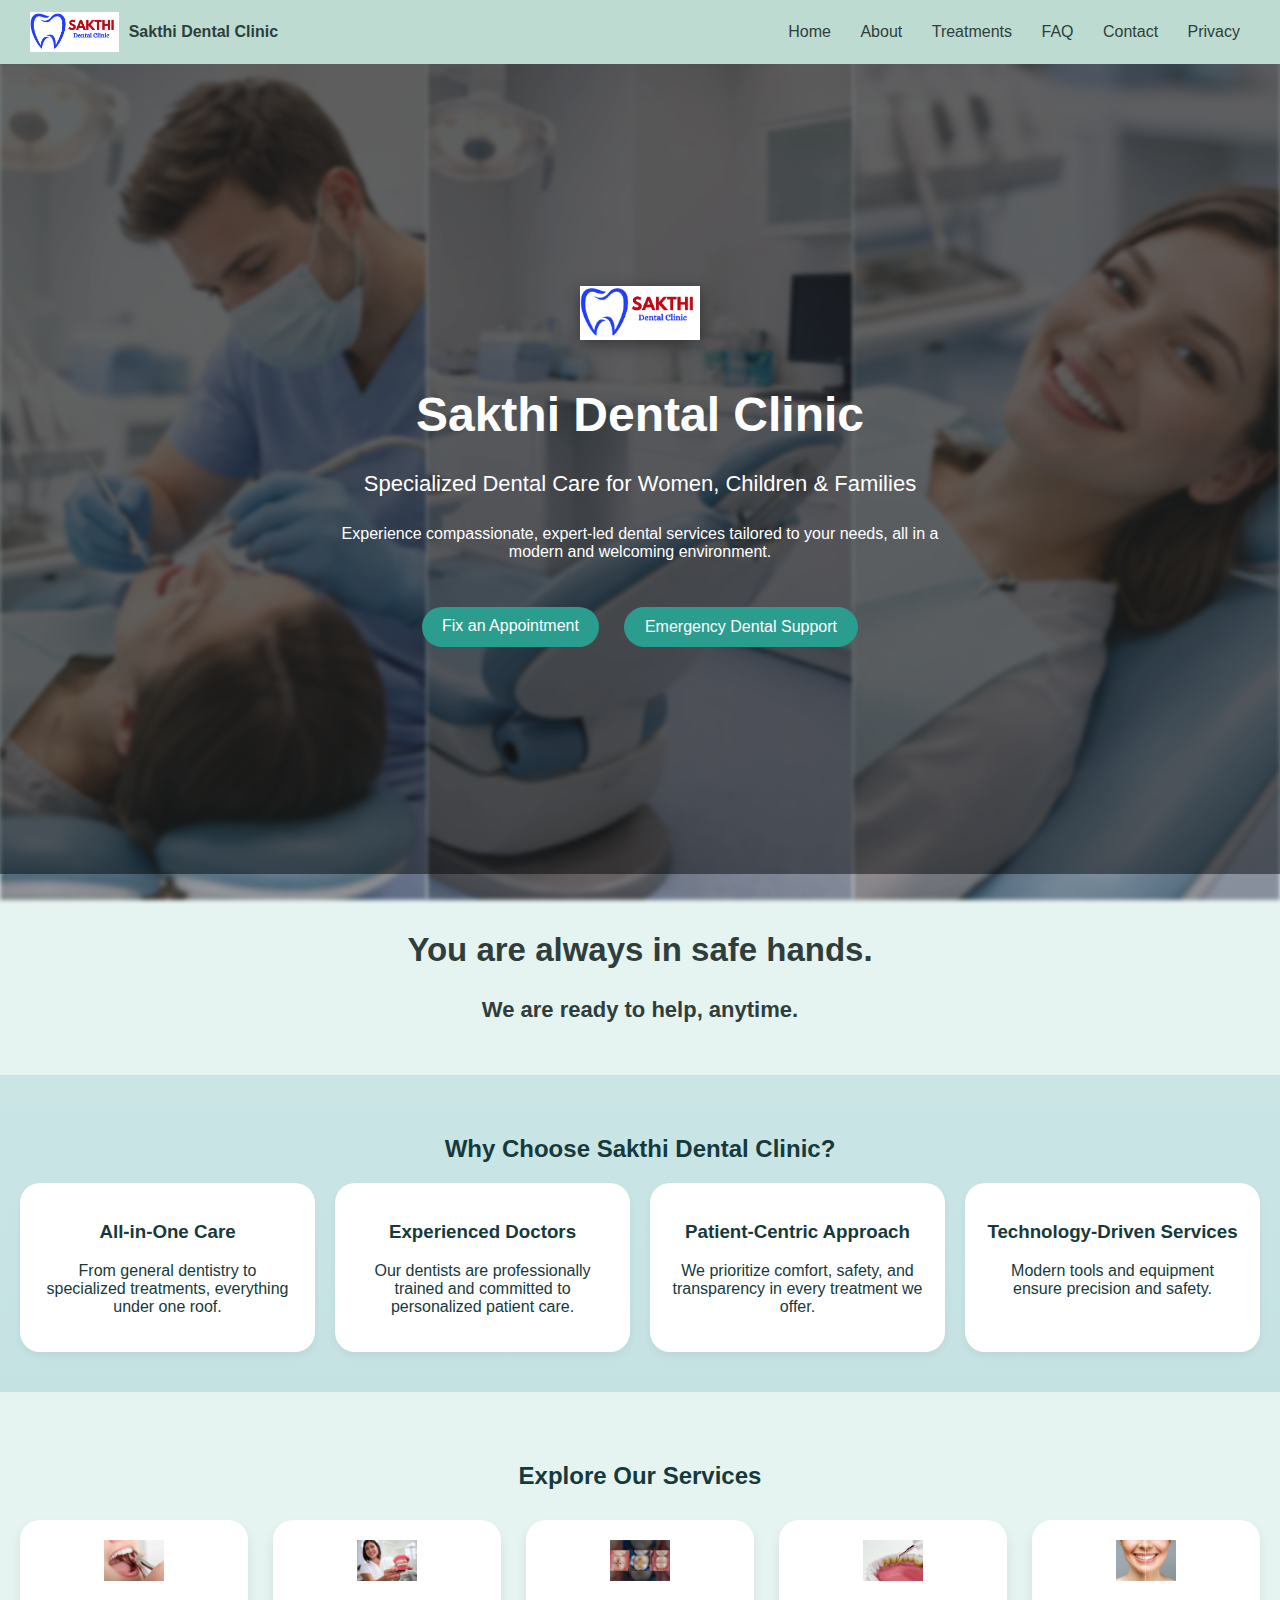
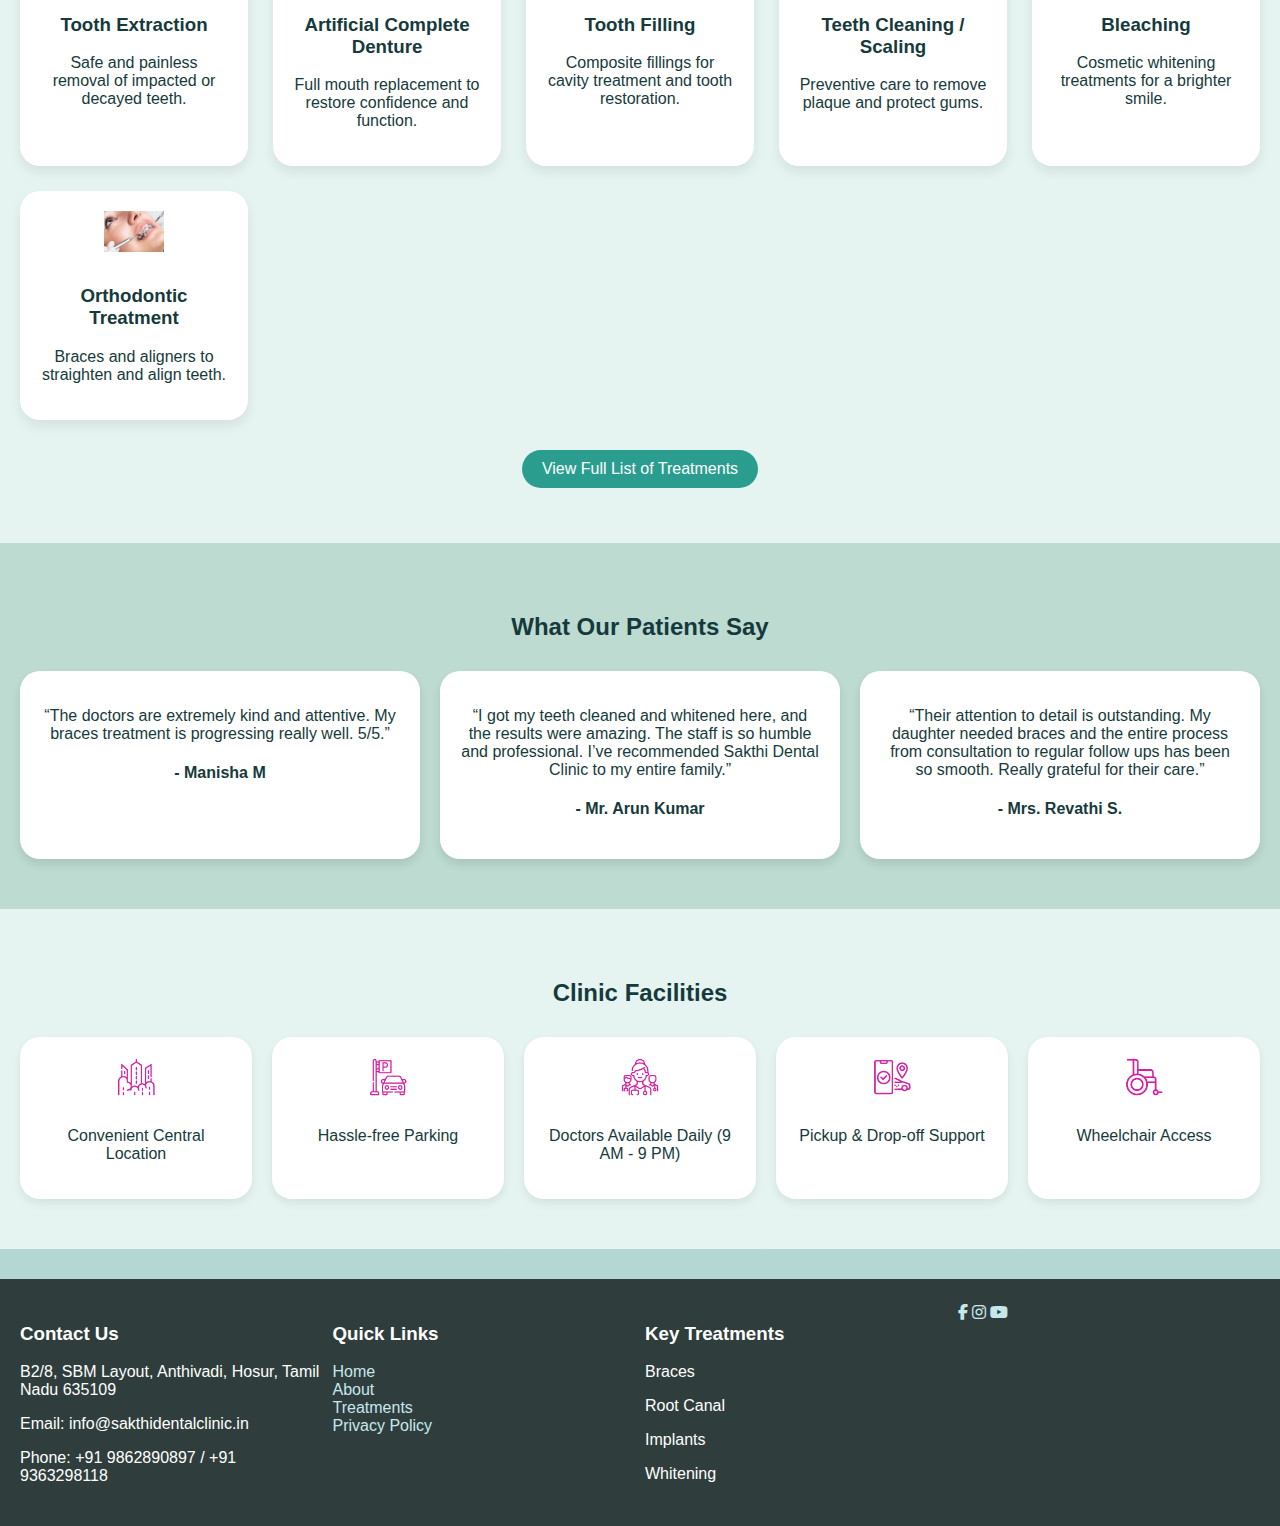
<file: index.html>
<!DOCTYPE html>
<html lang="en">
<head>
  <meta charset="UTF-8">
  <title>Sakthi Dental Clinic</title>
  <link rel="stylesheet" href="css/style.css">
  <meta name="viewport" content="width=device-width, initial-scale=1.0">
  <link rel="stylesheet" href="https://cdnjs.cloudflare.com/ajax/libs/font-awesome/6.5.1/css/all.min.css">

</head>
<body>
<nav class="navbar">
  <div class="nav-left">
    <img src="SDC Logo.png" class="nav-logo">
    <span class="nav-title">Sakthi Dental Clinic</span>
  </div>

  <div class="nav-links">
    <a href="index.html">Home</a>
    <a href="about.html">About</a>
    <a href="treatments.html">Treatments</a>
    <a href="faq.html">FAQ</a>
    <a href="contact.html">Contact</a>
    <a href="privacy.html">Privacy</a>
  </div>

</nav>

<div class="hero-background">
  <img src="doctor.jpeg" class="bg-img img1">
  <img src="interior.jpeg" class="bg-img img2">
  <img src="patient.jpeg" class="bg-img img3">
</div>


<section class="hero">

  <div class="hero-bg"></div>
  <div class="hero-overlay"></div>

  <div class="hero-content">

<img src="SDC Logo.png" alt="Sakthi Dental Clinic Logo" class="hero-logo">

    <h1>Sakthi Dental Clinic</h1>

    <h2>
      Specialized Dental Care for Women, Children & Families
    </h2>

    <p class="hero-text">
      Experience compassionate, expert-led dental services tailored to your needs,
      all in a modern and welcoming environment.
    </p>

    <div class="hero-buttons">
      <a href="contact.html" class="btn primary">Fix an Appointment</a>
      <a href="contact.html" class="btn secondary">Emergency Dental Support</a>
    </div>
  </div>

</section>


<section class="assurance">
    <h2>You are always in safe hands.</h2>
    <p>We are ready to help, anytime.</p>
</section>

<section class="why-choose">
  <h2>Why Choose Sakthi Dental Clinic?</h2>

  <div class="features">
    <div class="feature-card">
      <h3>All-in-One Care</h3>
      <p>From general dentistry to specialized treatments, everything under one roof.</p>
    </div>

    <div class="feature-card">
      <h3>Experienced Doctors</h3>
      <p>Our dentists are professionally trained and committed to personalized patient care.</p>
    </div>

    <div class="feature-card">
      <h3>Patient-Centric Approach</h3>
      <p>We prioritize comfort, safety, and transparency in every treatment we offer.</p>
    </div>

    <div class="feature-card">
      <h3>Technology-Driven Services</h3>
      <p>Modern tools and equipment ensure precision and safety.</p>
    </div>
  </div>
</section>

<section class="treatments-home">
  <h2>Explore Our Services</h2>

  <div class="treatment-grid">

    <div class="treatment-card">
      <img src="Teeth Extraction.png" alt="Tooth Extraction">
      <h3>Tooth Extraction</h3>
      <p>Safe and painless removal of impacted or decayed teeth.</p>
    </div>

    <div class="treatment-card">
      <img src="Artificial Complete Denture.png" alt="Artificial Complete Denture">
      <h3>Artificial Complete Denture</h3>
      <p>Full mouth replacement to restore confidence and function.</p>
    </div>

    <div class="treatment-card">
      <img src="Tooth-Filling.jpg" alt="Tooth Filling">
      <h3>Tooth Filling</h3>
      <p>Composite fillings for cavity treatment and tooth restoration.</p>
    </div>

    <div class="treatment-card">
      <img src="Teeth Cleaning.png" alt="Teeth Cleaning">
      <h3>Teeth Cleaning / Scaling</h3>
      <p>Preventive care to remove plaque and protect gums.</p>
    </div>

    <div class="treatment-card">
      <img src="Bleaching.png" alt="Bleaching">
      <h3>Bleaching</h3>
      <p>Cosmetic whitening treatments for a brighter smile.</p>
    </div>

    <div class="treatment-card">
      <img src="Orthodonic-Treatment.png" alt="Orthodontic Treatment">
      <h3>Orthodontic Treatment</h3>
      <p>Braces and aligners to straighten and align teeth.</p>
    </div>

  </div>

  <a href="treatments.html" class="btn primary view-btn">View Full List of Treatments</a>
</section>

<section class="testimonials">
  <h2>What Our Patients Say</h2>

  <div class="testimonial-grid">

    <div class="testimonial-card">
      <p>“The doctors are extremely kind and attentive. My braces treatment is progressing really well. 5/5.”</p>
      <h4>- Manisha M</h4>
    </div>

    <div class="testimonial-card">
      <p>“I got my teeth cleaned and whitened here, and the results were amazing. The staff is so humble and professional. I’ve recommended Sakthi Dental Clinic to my entire family.”</p>
      <h4>- Mr. Arun Kumar</h4>
    </div>

    <div class="testimonial-card">
      <p>“Their attention to detail is outstanding. My daughter needed braces and the entire process from consultation to regular follow ups has been so smooth. Really grateful for their care.”</p>
      <h4>- Mrs. Revathi S.</h4>
    </div>

  </div>
</section>

<section class="amenities">
  <h2>Clinic Facilities</h2>

  <div class="amenities-grid">
    <div class="amenity-card">
      <img src="Icon-city-center.png">
      <p>Convenient Central Location</p>
    </div>

    <div class="amenity-card">
      <img src="Icon-parking.png">
      <p>Hassle-free Parking</p>
    </div>

    <div class="amenity-card">
      <img src="Icon-doctors.png">
      <p>Doctors Available Daily (9 AM - 9 PM)</p>
    </div>

    <div class="amenity-card">
      <img src="Icon-pickup.png">
      <p>Pickup & Drop-off Support</p>
    </div>

    <div class="amenity-card">
      <img src="Icon-wheel-chair.png">
      <p>Wheelchair Access</p>
    </div>
  </div>
</section>

<footer class="footer">
  <div class="footer-grid">

    <div>
      <h3>Contact Us</h3>
      <p>B2/8, SBM Layout, Anthivadi, Hosur, Tamil Nadu 635109</p>
      <p>Email: info@sakthidentalclinic.in</p>
      <p>Phone: +91 9862890897 / +91 9363298118</p>
    </div>

    <div>
      <h3>Quick Links</h3>
      <a href="index.html">Home</a><br>
      <a href="about.html">About</a><br>
      <a href="treatments.html">Treatments</a><br>
      <a href="privacy.html">Privacy Policy</a>
    </div>

    <div>
      <h3>Key Treatments</h3>
      <p>Braces</p>
      <p>Root Canal</p>
      <p>Implants</p>
      <p>Whitening</p>
    </div>

    <div class="social-icons">
  <a href="#" aria-label="Facebook"><i class="fab fa-facebook-f"></i></a>
  <a href="#" aria-label="Instagram"><i class="fab fa-instagram"></i></a>
  <a href="#" aria-label="YouTube"><i class="fab fa-youtube"></i></a>
</div>


  </div>
</footer>


</body>
</html>
</file>
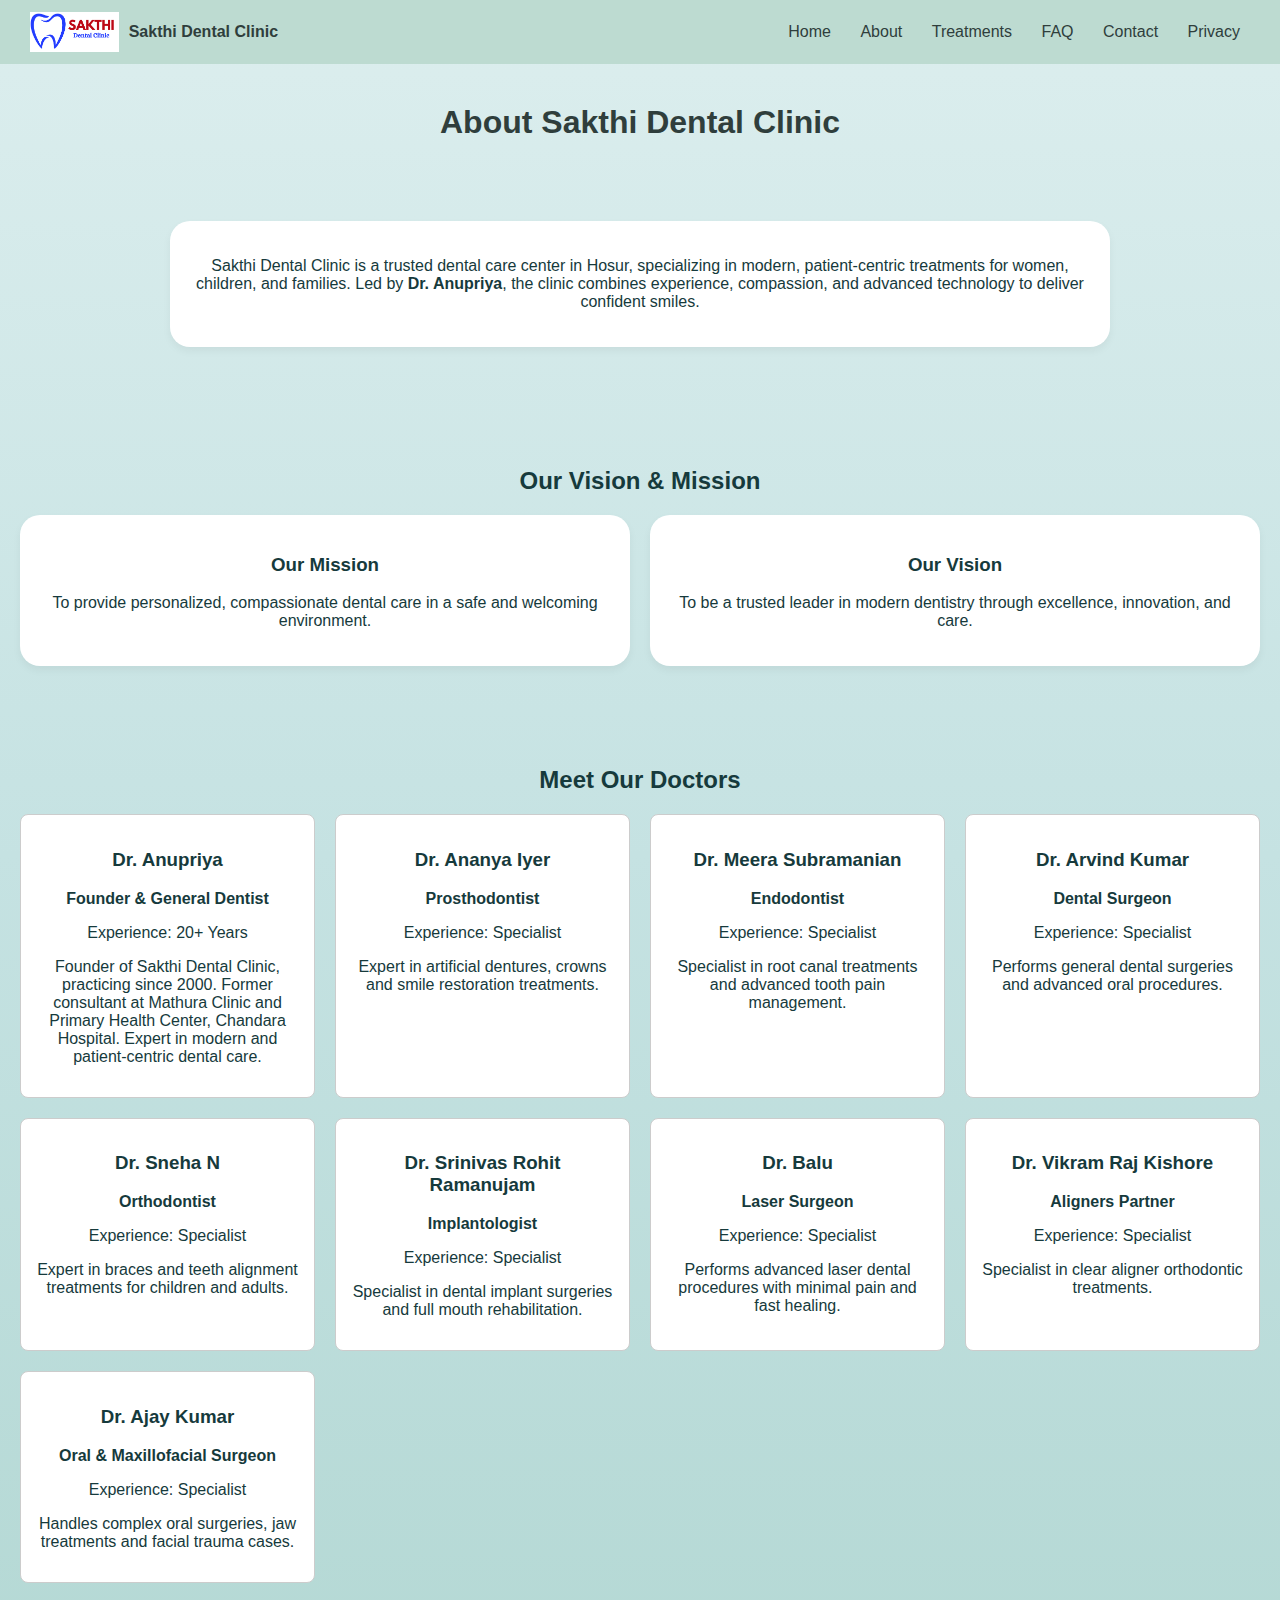
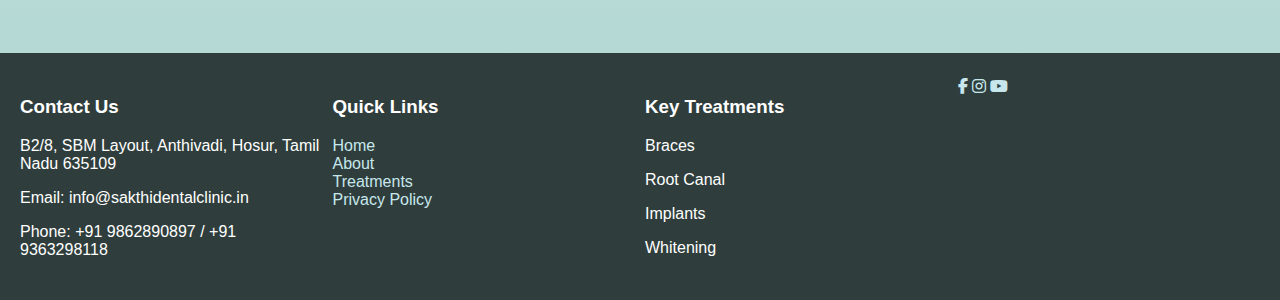
<file: about.html>
<!DOCTYPE html>
<html lang="en">
<head>
  <meta charset="UTF-8">
  <title>About Us - Sakthi Dental Clinic</title>
  <meta name="viewport" content="width=device-width, initial-scale=1.0">
  <link rel="stylesheet" href="css/style.css">
  <link rel="stylesheet" href="https://cdnjs.cloudflare.com/ajax/libs/font-awesome/6.5.1/css/all.min.css">

</head>

<body>

<nav class="navbar">
  <div class="nav-left">
    <img src="SDC Logo.png" class="nav-logo" alt="Logo">
    <span class="nav-title">Sakthi Dental Clinic</span>
  </div>

  <div class="nav-links">
    <a href="index.html">Home</a>
    <a href="about.html">About</a>
    <a href="treatments.html">Treatments</a>
    <a href="faq.html">FAQ</a>
    <a href="contact.html">Contact</a>
    <a href="privacy.html">Privacy</a>
  </div>
</nav>


<h2 class="page-title">About Sakthi Dental Clinic</h2>


<section class="why-choose">
  <div class="feature-card" style="max-width:900px; margin:20px auto;">
    <p>
      Sakthi Dental Clinic is a trusted dental care center in Hosur, specializing in
      modern, patient-centric treatments for women, children, and families.
      Led by <strong>Dr. Anupriya</strong>, the clinic combines experience,
      compassion, and advanced technology to deliver confident smiles.
    </p>
  </div>
</section>

<section class="why-choose">
  <h2>Our Vision & Mission</h2>

  <div class="features">
    <div class="feature-card">
      <h3>Our Mission</h3>
      <p>
        To provide personalized, compassionate dental care in a safe and welcoming environment.
      </p>
    </div>

    <div class="feature-card">
      <h3>Our Vision</h3>
      <p>
        To be a trusted leader in modern dentistry through excellence, innovation, and care.
      </p>
    </div>
  </div>
</section>


<section class="why-choose">
  <h2>Meet Our Doctors</h2>

  
  <div id="doctorList" class="features">

  </div>
</section>


<footer class="footer">
  <div class="footer-grid">
    <div>
      <h3>Contact Us</h3>
      <p>B2/8, SBM Layout, Anthivadi, Hosur, Tamil Nadu 635109</p>
      <p>Email: info@sakthidentalclinic.in</p>
      <p>Phone: +91 9862890897 / +91 9363298118</p>
    </div>

    <div>
      <h3>Quick Links</h3>
      <a href="index.html">Home</a><br>
      <a href="about.html">About</a><br>
      <a href="treatments.html">Treatments</a><br>
      <a href="privacy.html">Privacy Policy</a>
    </div>

    <div>
      <h3>Key Treatments</h3>
      <p>Braces</p>
      <p>Root Canal</p>
      <p>Implants</p>
      <p>Whitening</p>
    </div>

    <div class="social-icons">
  <a href="#" aria-label="Facebook"><i class="fab fa-facebook-f"></i></a>
  <a href="#" aria-label="Instagram"><i class="fab fa-instagram"></i></a>
  <a href="#" aria-label="YouTube"><i class="fab fa-youtube"></i></a>
</div>

</footer>

<script src="js/main.js"></script>
</body>
</html>
</file>
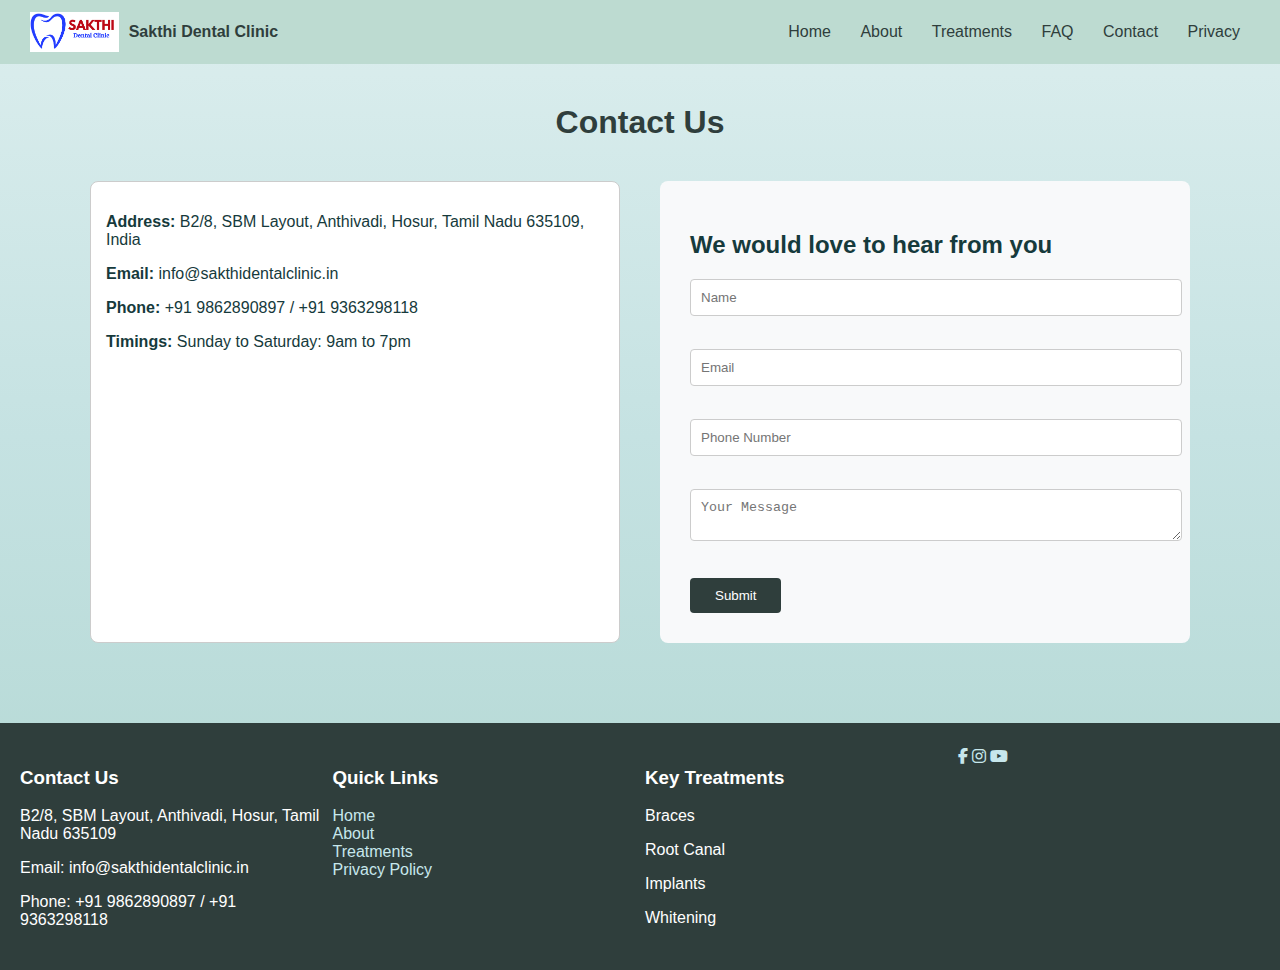
<file: contact.html>
<!DOCTYPE html>
<html>
<head>
  <title>Contact - Sakthi Dental Clinic</title>
  <link rel="stylesheet" href="css/style.css">
  <link rel="stylesheet" href="https://cdnjs.cloudflare.com/ajax/libs/font-awesome/6.5.1/css/all.min.css">

</head>
<body>
<nav class="navbar">
  <div class="nav-left">
    <img src="SDC Logo.png" class="nav-logo">
    <span class="nav-title">Sakthi Dental Clinic</span>
  </div>

  <div class="nav-links">
    <a href="index.html">Home</a>
    <a href="about.html">About</a>
    <a href="treatments.html">Treatments</a>
    <a href="faq.html">FAQ</a>
    <a href="contact.html">Contact</a>
    <a href="privacy.html">Privacy</a>
  </div>

</nav>


<h1 class="page-title">Contact Us</h1>
<section class="contact-section">
<div id="clinicInfo" class="doctor-card">
  <!-- Clinic info will load here -->
</div>
<div class="contact-form">
<h2>We would love to hear from you</h2>

<form>
  <input type="text" placeholder="Name" required><br><br>
  <input type="email" placeholder="Email" required><br><br>
  <input type="text" placeholder="Phone Number" required><br><br>
  <textarea placeholder="Your Message"></textarea><br><br>
  <button type="submit">Submit</button>
</form>
</div>
</section>
<footer class="footer">
  <div class="footer-grid">
    <div>
      <h3>Contact Us</h3>
      <p>B2/8, SBM Layout, Anthivadi, Hosur, Tamil Nadu 635109</p>
      <p>Email: info@sakthidentalclinic.in</p>
      <p>Phone: +91 9862890897 / +91 9363298118</p>
    </div>

    <div>
      <h3>Quick Links</h3>
      <a href="index.html">Home</a><br>
      <a href="about.html">About</a><br>
      <a href="treatments.html">Treatments</a><br>
      <a href="privacy.html">Privacy Policy</a>
    </div>

    <div>
      <h3>Key Treatments</h3>
      <p>Braces</p>
      <p>Root Canal</p>
      <p>Implants</p>
      <p>Whitening</p>
    </div>

    <div class="social-icons">
  <a href="#" aria-label="Facebook"><i class="fab fa-facebook-f"></i></a>
  <a href="#" aria-label="Instagram"><i class="fab fa-instagram"></i></a>
  <a href="#" aria-label="YouTube"><i class="fab fa-youtube"></i></a>
</div>
  </div>
</footer>

</body>
</html>
<script src="js/main.js"></script>
</body>
</html>
</file>
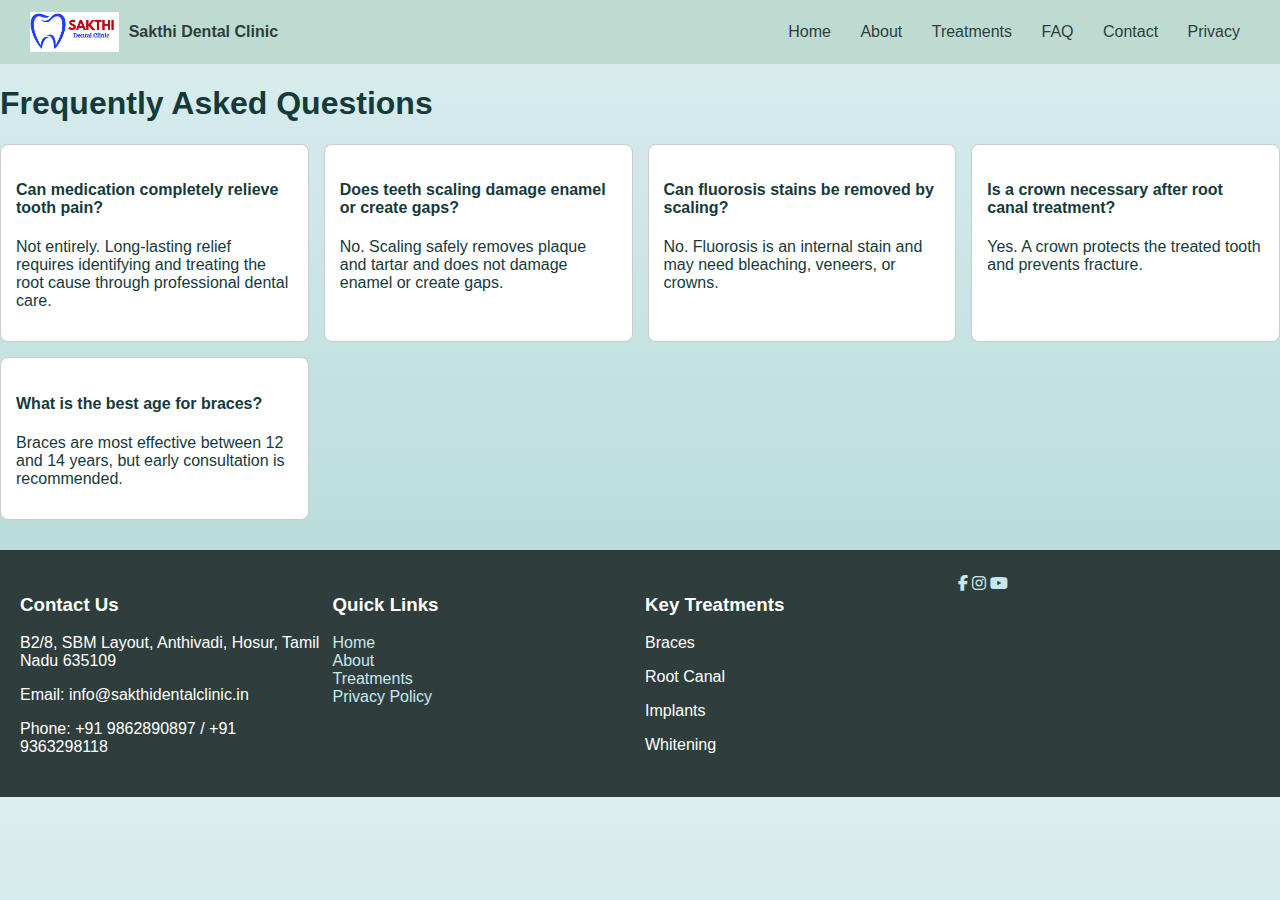
<file: faq.html>
<!DOCTYPE html>
<html>
<head>
  <title>FAQ - Sakthi Dental Clinic</title>
  <link rel="stylesheet" href="css/style.css">
  <link rel="stylesheet" href="https://cdnjs.cloudflare.com/ajax/libs/font-awesome/6.5.1/css/all.min.css">

</head>
<body>
<nav class="navbar">
  <div class="nav-left">
    <img src="SDC Logo.png" class="nav-logo">
    <span class="nav-title">Sakthi Dental Clinic</span>
  </div>

  <div class="nav-links">
    <a href="index.html">Home</a>
    <a href="about.html">About</a>
    <a href="treatments.html">Treatments</a>
    <a href="faq.html">FAQ</a>
    <a href="contact.html">Contact</a>
    <a href="privacy.html">Privacy</a>
  </div>

</nav>


<h1>Frequently Asked Questions</h1>

<div id="faqList" class="doctor-container">
 
</div>
<footer class="footer">
  <div class="footer-grid">
    <div>
      <h3>Contact Us</h3>
      <p>B2/8, SBM Layout, Anthivadi, Hosur, Tamil Nadu 635109</p>
      <p>Email: info@sakthidentalclinic.in</p>
      <p>Phone: +91 9862890897 / +91 9363298118</p>
    </div>

    <div>
      <h3>Quick Links</h3>
      <a href="index.html">Home</a><br>
      <a href="about.html">About</a><br>
      <a href="treatments.html">Treatments</a><br>
      <a href="privacy.html">Privacy Policy</a>
    </div>

    <div>
      <h3>Key Treatments</h3>
      <p>Braces</p>
      <p>Root Canal</p>
      <p>Implants</p>
      <p>Whitening</p>
    </div>

    <div class="social-icons">
  <a href="#" aria-label="Facebook"><i class="fab fa-facebook-f"></i></a>
  <a href="#" aria-label="Instagram"><i class="fab fa-instagram"></i></a>
  <a href="#" aria-label="YouTube"><i class="fab fa-youtube"></i></a>
</div>

</footer>


<script src="js/main.js"></script>
</body>
</html>
</file>
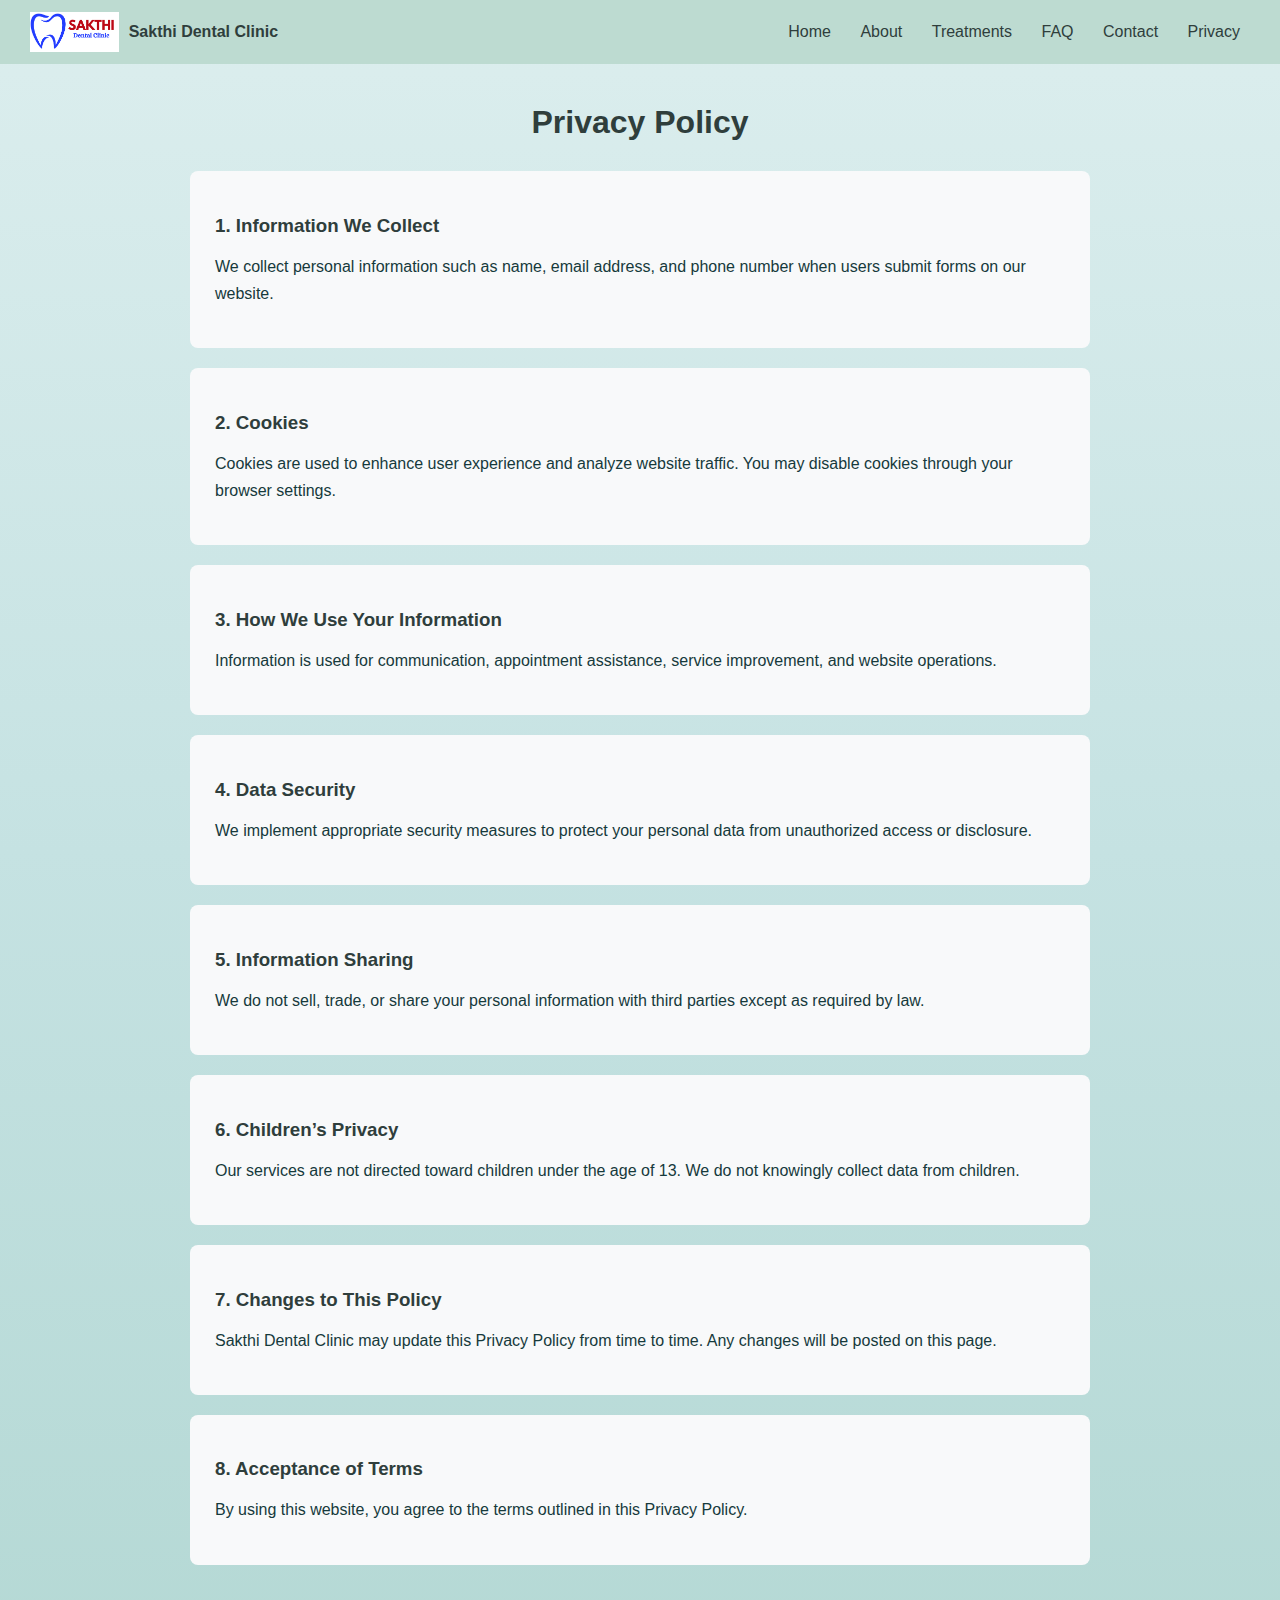
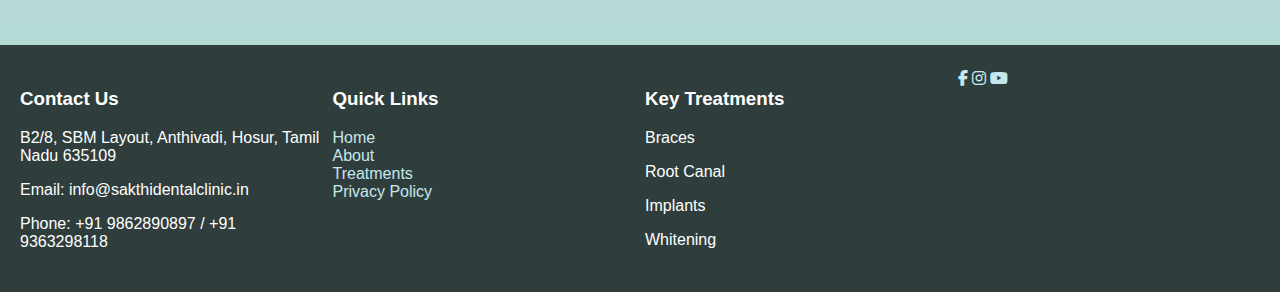
<file: privacy.html>
<!DOCTYPE html>
<html lang="en">
<head>
  <meta charset="UTF-8">
  <title>Privacy Policy - Sakthi Dental Clinic</title>
  <meta name="viewport" content="width=device-width, initial-scale=1.0">
  <link rel="stylesheet" href="css/style.css">
  <link rel="stylesheet" href="https://cdnjs.cloudflare.com/ajax/libs/font-awesome/6.5.1/css/all.min.css">

</head>

<body>

<!-- NAVBAR (UNCHANGED) -->
<nav class="navbar">
  <div class="nav-left">
    <img src="SDC Logo.png" class="nav-logo">
    <span class="nav-title">Sakthi Dental Clinic</span>
  </div>

  <div class="nav-links">
    <a href="index.html">Home</a>
    <a href="about.html">About</a>
    <a href="treatments.html">Treatments</a>
    <a href="faq.html">FAQ</a>
    <a href="contact.html">Contact</a>
    <a href="privacy.html">Privacy</a>
  </div>
</nav>


<h2 class="page-title">Privacy Policy</h2>


<section class="privacy-section">

  <div class="privacy-card">
    <h3>1. Information We Collect</h3>
    <p>
      We collect personal information such as name, email address, and phone
      number when users submit forms on our website.
    </p>
  </div>

  <div class="privacy-card">
    <h3>2. Cookies</h3>
    <p>
      Cookies are used to enhance user experience and analyze website traffic.
      You may disable cookies through your browser settings.
    </p>
  </div>

  <div class="privacy-card">
    <h3>3. How We Use Your Information</h3>
    <p>
      Information is used for communication, appointment assistance,
      service improvement, and website operations.
    </p>
  </div>

  <div class="privacy-card">
    <h3>4. Data Security</h3>
    <p>
      We implement appropriate security measures to protect your personal data
      from unauthorized access or disclosure.
    </p>
  </div>

  <div class="privacy-card">
    <h3>5. Information Sharing</h3>
    <p>
      We do not sell, trade, or share your personal information with third
      parties except as required by law.
    </p>
  </div>

  <div class="privacy-card">
    <h3>6. Children’s Privacy</h3>
    <p>
      Our services are not directed toward children under the age of 13.
      We do not knowingly collect data from children.
    </p>
  </div>

  <div class="privacy-card">
    <h3>7. Changes to This Policy</h3>
    <p>
      Sakthi Dental Clinic may update this Privacy Policy from time to time.
      Any changes will be posted on this page.
    </p>
  </div>

  <div class="privacy-card">
    <h3>8. Acceptance of Terms</h3>
    <p>
      By using this website, you agree to the terms outlined in this Privacy Policy.
    </p>
  </div>

</section>

<!-- FOOTER (UNCHANGED) -->
<footer class="footer">
  <div class="footer-grid">

    <div>
      <h3>Contact Us</h3>
      <p>B2/8, SBM Layout, Anthivadi, Hosur, Tamil Nadu 635109</p>
      <p>Email: info@sakthidentalclinic.in</p>
      <p>Phone: +91 9862890897 / +91 9363298118</p>
    </div>

    <div>
      <h3>Quick Links</h3>
      <a href="index.html">Home</a><br>
      <a href="about.html">About</a><br>
      <a href="treatments.html">Treatments</a><br>
      <a href="privacy.html">Privacy Policy</a>
    </div>

    <div>
      <h3>Key Treatments</h3>
      <p>Braces</p>
      <p>Root Canal</p>
      <p>Implants</p>
      <p>Whitening</p>
    </div>

    <div class="social-icons">
  <a href="#" aria-label="Facebook"><i class="fab fa-facebook-f"></i></a>
  <a href="#" aria-label="Instagram"><i class="fab fa-instagram"></i></a>
  <a href="#" aria-label="YouTube"><i class="fab fa-youtube"></i></a>
</div>


  </div>
</footer>

<script src="js/main.js"></script>
</body>
</html>
</file>
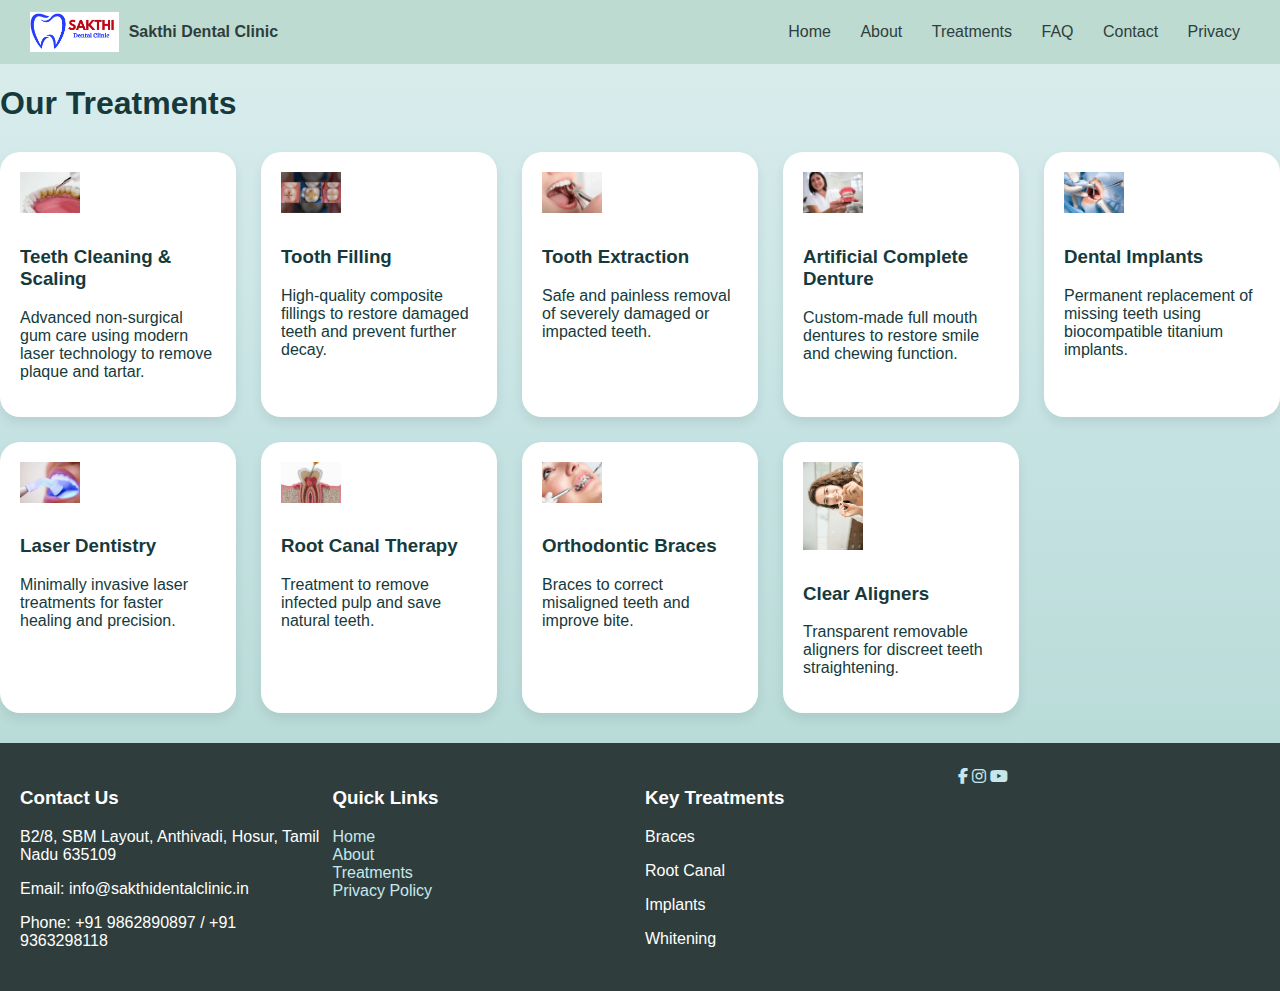
<file: treatments.html>
<!DOCTYPE html>
<html>
<head>
  <title>Treatments - Sakthi Dental Clinic</title>
  <link rel="stylesheet" href="css/style.css">
  <link rel="stylesheet" href="https://cdnjs.cloudflare.com/ajax/libs/font-awesome/6.5.1/css/all.min.css">

</head>
<body>
<nav class="navbar">
  <div class="nav-left">
    <img src="SDC Logo.png" class="nav-logo">
    <span class="nav-title">Sakthi Dental Clinic</span>
  </div>

  <div class="nav-links">
    <a href="index.html">Home</a>
    <a href="about.html">About</a>
    <a href="treatments.html">Treatments</a>
    <a href="faq.html">FAQ</a>
    <a href="contact.html">Contact</a>
    <a href="privacy.html">Privacy</a>
  </div>

</nav>


<h1>Our Treatments</h1>
<div id="treatmentList" class="treatment-grid"></div>
<footer class="footer">
  <div class="footer-grid">
    <div>
      <h3>Contact Us</h3>
      <p>B2/8, SBM Layout, Anthivadi, Hosur, Tamil Nadu 635109</p>
      <p>Email: info@sakthidentalclinic.in</p>
      <p>Phone: +91 9862890897 / +91 9363298118</p>
    </div>

    <div>
      <h3>Quick Links</h3>
      <a href="index.html">Home</a><br>
      <a href="about.html">About</a><br>
      <a href="treatments.html">Treatments</a><br>
      <a href="privacy.html">Privacy Policy</a>
    </div>

    <div>
      <h3>Key Treatments</h3>
      <p>Braces</p>
      <p>Root Canal</p>
      <p>Implants</p>
      <p>Whitening</p>
    </div>

    <div class="social-icons">
  <a href="#" aria-label="Facebook"><i class="fab fa-facebook-f"></i></a>
  <a href="#" aria-label="Instagram"><i class="fab fa-instagram"></i></a>
  <a href="#" aria-label="YouTube"><i class="fab fa-youtube"></i></a>
</div>

  </div>
</footer>


<script src="js/main.js"></script>


</body>
</html>
</file>
<file: css/style.css>
body {
  margin: 0;
  font-family: 'Segoe UI', sans-serif;
  background: linear-gradient(
    180deg,
    #DCEEEE 0%,
    #C5E2E2 45%,
    #B0D6D1 100%
  );
  color: #163A3C;
}


.hero-logo {
  width: 120px;        
  margin-bottom: 15px;
  filter: drop-shadow(0 4px 8px rgba(0,0,0,0.4));
}



.main-header {
  display: flex;
  align-items: center;
  padding: 30px;
  background: linear-gradient(135deg, #bddbd1, #e7e9e3);
}

.logo-area {
  flex: 1;
}

.logo {
  width: 120px;
}

.clinic-title {
  flex: 3;
  text-align: center;
}

.clinic-title h1 {
  font-size: 42px;
  margin-bottom: 10px;
}

.clinic-title h2 {
  font-size: 24px;
  color: #2f3e3c;
}

.subtext {
  font-size: 16px;
  max-width: 600px;
  margin: 10px auto;
  color: #444;
}

.cta-buttons {
  margin-top: 20px;
}

.btn {
  padding: 10px 20px;
  border-radius: 25px;
  text-decoration: none;
  margin: 5px;
  display: inline-block;
}

.primary {
  background-color: #2A9D8F;
  color: white;
}

.secondary {
    background-color: #2A9D8F;
  color: white;
  border: 1px solid #2A9D8F;
}


.fade-in {
  animation: fadeIn 2s ease-in;
}

.slide-in {
  animation: slideDown 1.5s ease-out;
}

@keyframes fadeIn {
  from { opacity: 0; }
  to { opacity: 1; }
}

@keyframes slideDown {
  from { transform: translateY(-20px); opacity: 0; }
  to { transform: translateY(0); opacity: 1; }
}


@media (max-width: 768px) {
  .main-header {
    flex-direction: column;
    text-align: center;
  }

  .logo {
    margin-bottom: 15px;
  }
}

.hero {
  position: relative;
  height: 90vh;
  overflow: hidden;
}


.hero-overlay {
  position: absolute;
  inset: 0;
  background: rgba(0, 0, 0, 0.45);
  z-index: 2;
}


.hero-content {
  position: relative;
  z-index: 3;

  height: 100%;
  max-width: 900px;
  margin: auto;

  display: flex;
  flex-direction: column;
  justify-content: center;
  align-items: center;

  text-align: center;
  color: white;
}

.hero-content h1 {
  font-size: 48px;
  margin-bottom: 10px;
}

.hero-content h2 {
  font-size: 22px;
  font-weight: 400;
}

.hero-text {
  max-width: 600px;
  margin-top: 10px;
  font-size: 16px;
}


.hero-buttons {
  margin-top: 25px;
  display: flex;
  gap: 15px;
  flex-wrap: wrap;
}


.doctor-container {
  display: grid;
  grid-template-columns: repeat(auto-fit, minmax(250px, 1fr));
  gap: 15px;
}

.doctor-card {
  border: 1px solid #ccc;
  padding: 15px;
  border-radius: 8px;
  background: #FFFFFF;transition: transform 0.3s ease, box-shadow 0.3s ease;
}


.navbar {
  display: flex;
  justify-content: space-between;
  align-items: center;
  padding: 12px 30px;
  background: #bddbd1;
  position: sticky;
  top: 0;
  z-index: 1000;
}


.navbar a {
  color: white;
  text-decoration: none;
  margin: 10px;
  font-weight: bold;
}

.navbar a:hover {
  text-decoration: underline;
}


@media (max-width: 600px) {
  .doctor-container {
    grid-template-columns: 1fr;
  }

  .navbar {
    flex-direction: column;
    align-items: center;
  }
}

.hero-banner img {
  width: 100%;
  height: auto;
  border-radius: 0 0 30px 30px;
}

.assurance {
  background-color: #E6F4F1;
  text-align: center;
  padding: 30px;
  font-size: 22px;
  font-weight: bold;
  color: #2f3e3c;
}

.why-choose {
  padding: 40px 20px;
  text-align: center;
}

.features {
  display: grid;
  grid-template-columns: repeat(auto-fit, minmax(250px, 1fr));
  gap: 20px;
  margin-top: 20px;
}

.feature-card {
  background: #FFFFFF;
  padding: 20px;
  border-radius: 20px;
  box-shadow: 0 4px 8px rgba(0,0,0,0.05);
  transition: transform 0.3s ease, box-shadow 0.3s ease;
}

.treatments-home {
  padding: 50px 20px;
  background: #E6F4F1;
  text-align: center;
}

.treatment-grid {
  display: grid;
  grid-template-columns: repeat(auto-fit, minmax(220px, 1fr));
  gap: 25px;
  margin-top: 30px;
}

.treatment-card {
  background: #FFFFFF;
  border-radius: 20px;
  padding: 20px;
  box-shadow: 0 6px 12px rgba(0,0,0,0.08);
  transition: transform 0.3s ease, box-shadow 0.3s ease;
}

.treatment-card img {
  width: 60px;
  margin-bottom: 10px;
}

.view-btn {
  margin-top: 30px;
  display: inline-block;
}


.testimonials {
  background: #bddbd1;
  padding: 50px 20px;
  text-align: center;
}

.testimonial-grid {
  display: grid;
  grid-template-columns: repeat(auto-fit, minmax(250px, 1fr));
  gap: 20px;
  margin-top: 30px;
}

.testimonial-card {
  background: #FFFFFF;
  border-radius: 20px;
  padding: 20px;
  box-shadow: 0 5px 10px rgba(0,0,0,0.1);
  animation: floatUp 1.5s ease;
  transition: transform 0.3s ease, box-shadow 0.3s ease;
}

@keyframes floatUp {
  from { transform: translateY(30px); opacity: 0; }
  to { transform: translateY(0); opacity: 1; }
}


.amenities {
  padding: 50px 20px;
  background: #E6F4F1;
  text-align: center;
}

.amenities-grid {
  display: grid;
  grid-template-columns: repeat(auto-fit, minmax(180px, 1fr));
  gap: 20px;
  margin-top: 30px;
}

.amenity-card {
  background: #FFFFFF;
  padding: 20px;
  border-radius: 20px;
  box-shadow: 0 4px 8px rgba(0,0,0,0.08);
  transition: transform 0.3s ease, box-shadow 0.3s ease;
}


.amenity-card img {
  width: 40px;
  margin-bottom: 10px;
}


.footer {
  background: #2f3e3c;
  color: white;
  padding: 25px 20px;
  margin-top: 30px;
}

.footer-grid {
  display: grid;
  grid-template-columns: repeat(auto-fit, minmax(200px, 1fr));
  gap: 10px;
}

.footer a {
  color: #c7e7ec;
  text-decoration: none;
}

.footer img {
  width: 25px;
  margin-right: 10px;
}


.navbar {
  display: flex;
  justify-content: space-between;
  align-items: center;
  padding: 12px 30px;
  background: #bddbd1;
  position: sticky;
  top: 0;
  z-index: 1000;
}

.nav-left {
  display: flex;
  align-items: center;
  gap: 10px;
}

.nav-logo {
  height: 40px;
}

.nav-title {
  font-weight: bold;
  color: #2f3e3c;
}

.nav-links a {
  margin-left: 15px;
  text-decoration: none;
  color: #2f3e3c;
  font-weight: 500;
}

.nav-links a:hover {
  border-bottom: 2px solid #2f3e3c;
}

.page-title {
  text-align: center;
  margin: 40px 0 20px;
  font-size: 32px;
  color: #2f3e3c;
}

.contact-section {
  display: grid;
  grid-template-columns: 1fr 1fr;
  gap: 40px;
  max-width: 1100px;
  margin: 40px auto 80px;
  padding: 0 20px;
}

.contact-info,
.contact-form {
  background: #f8f9fa;
  padding: 30px;
  border-radius: 8px;
}

.contact-info h3,
.contact-form h3 {
  margin-bottom: 20px;
  color: #2f3e3c;
}

.contact-info p {
  margin-bottom: 15px;
  line-height: 1.6;
}

.contact-form form input,
.contact-form form textarea {
  width: 100%;
  padding: 10px;
  margin-bottom: 15px;
  border: 1px solid #ccc;
  border-radius: 4px;
}

.contact-form button {
  background: #2f3e3c;
  color: white;
  border: none;
  padding: 10px 25px;
  border-radius: 4px;
  cursor: pointer;
}

.contact-form button:hover {
  opacity: 0.9;
}
@media (max-width: 768px) {
  .contact-section {
    grid-template-columns: 1fr;
  }
}


.privacy-section {
  max-width: 900px;
  margin: 30px auto 80px;
  padding: 0 20px;
}

.privacy-card {
  background: #f8f9fa;
  padding: 25px;
  margin-bottom: 20px;
  border-radius: 8px;
}

.privacy-card h3 {
  margin-bottom: 10px;
  color: #2f3e3c;
}

.privacy-card p {
  line-height: 1.7;
}

.hero-background {
  position: absolute;
  inset: 0;
  display: flex;
}

.bg-img {
  width: 33.33%;
  height: 100%;
  object-fit: cover;
  filter: blur(2px) brightness(0.65);
}

.img1 { opacity: 0.8; }
.img2 { opacity: 0.9; }
.img3 { opacity: 0.8; }
</file>
